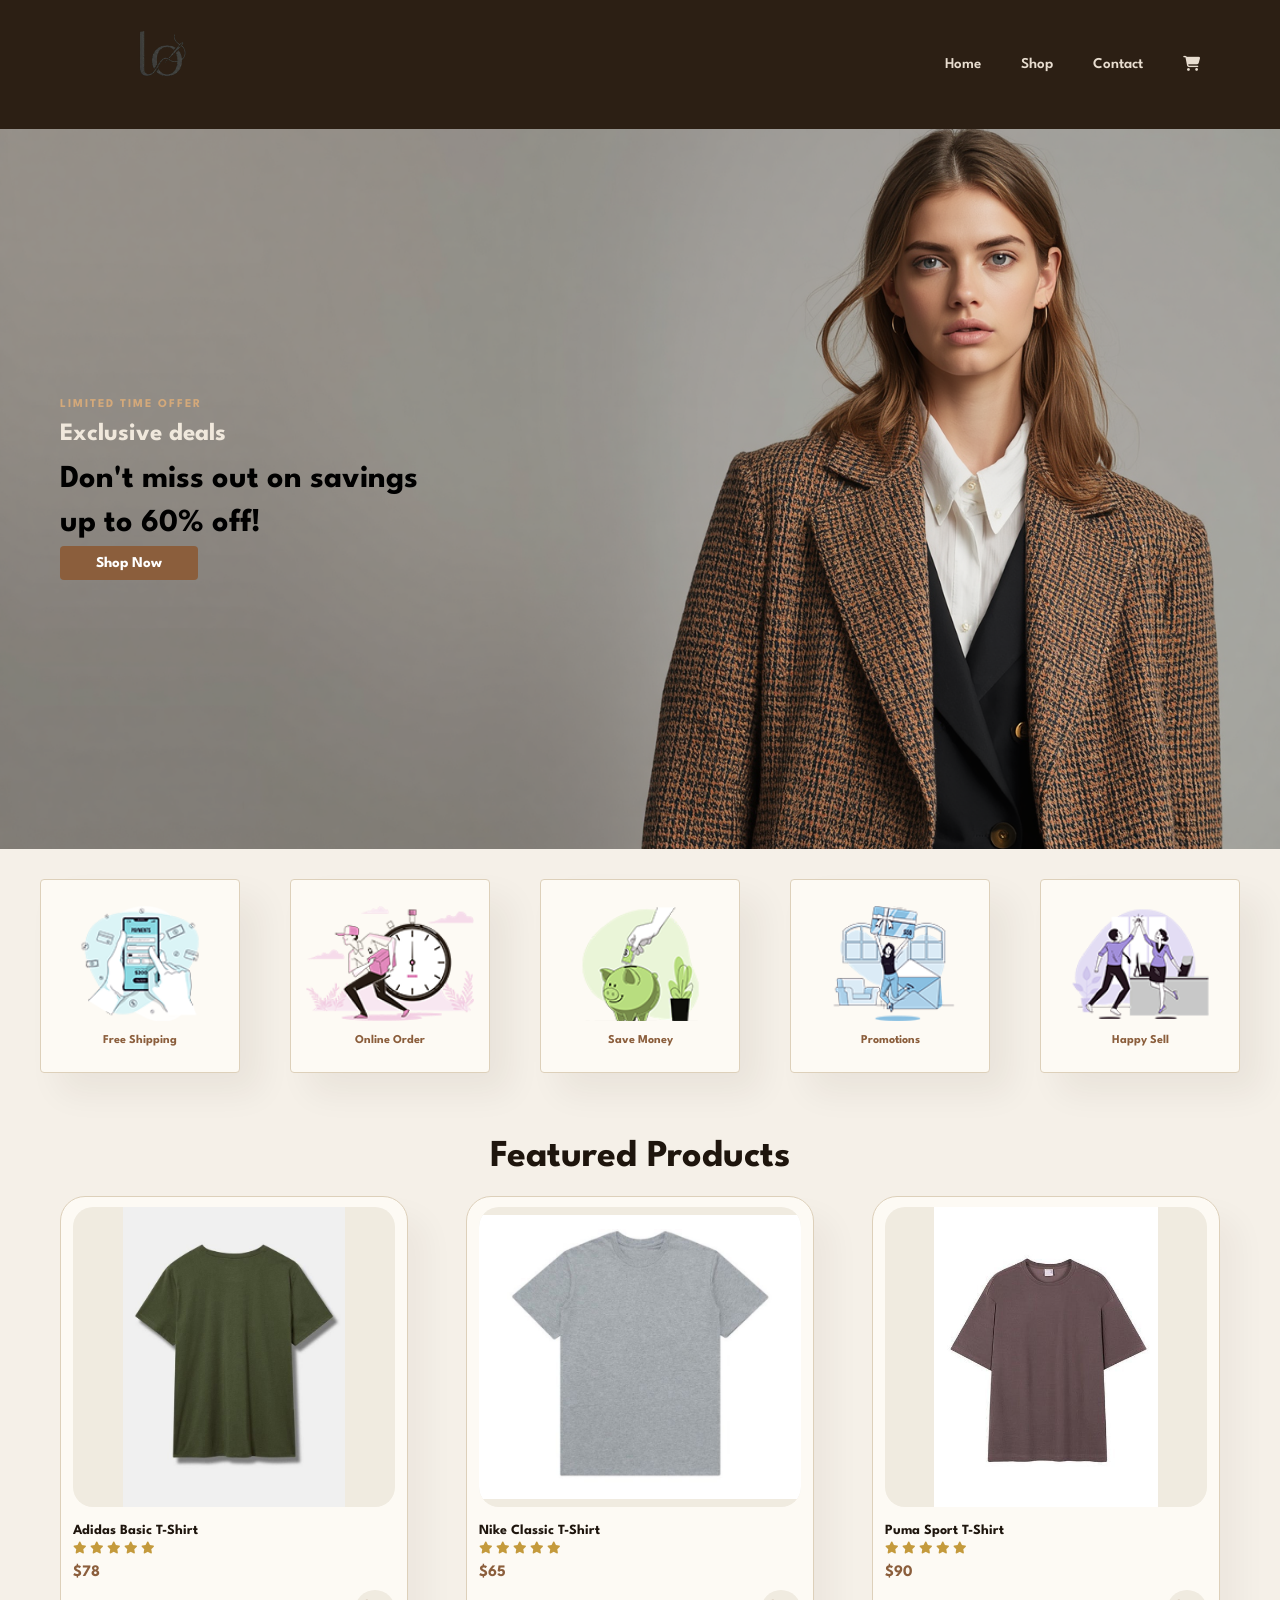
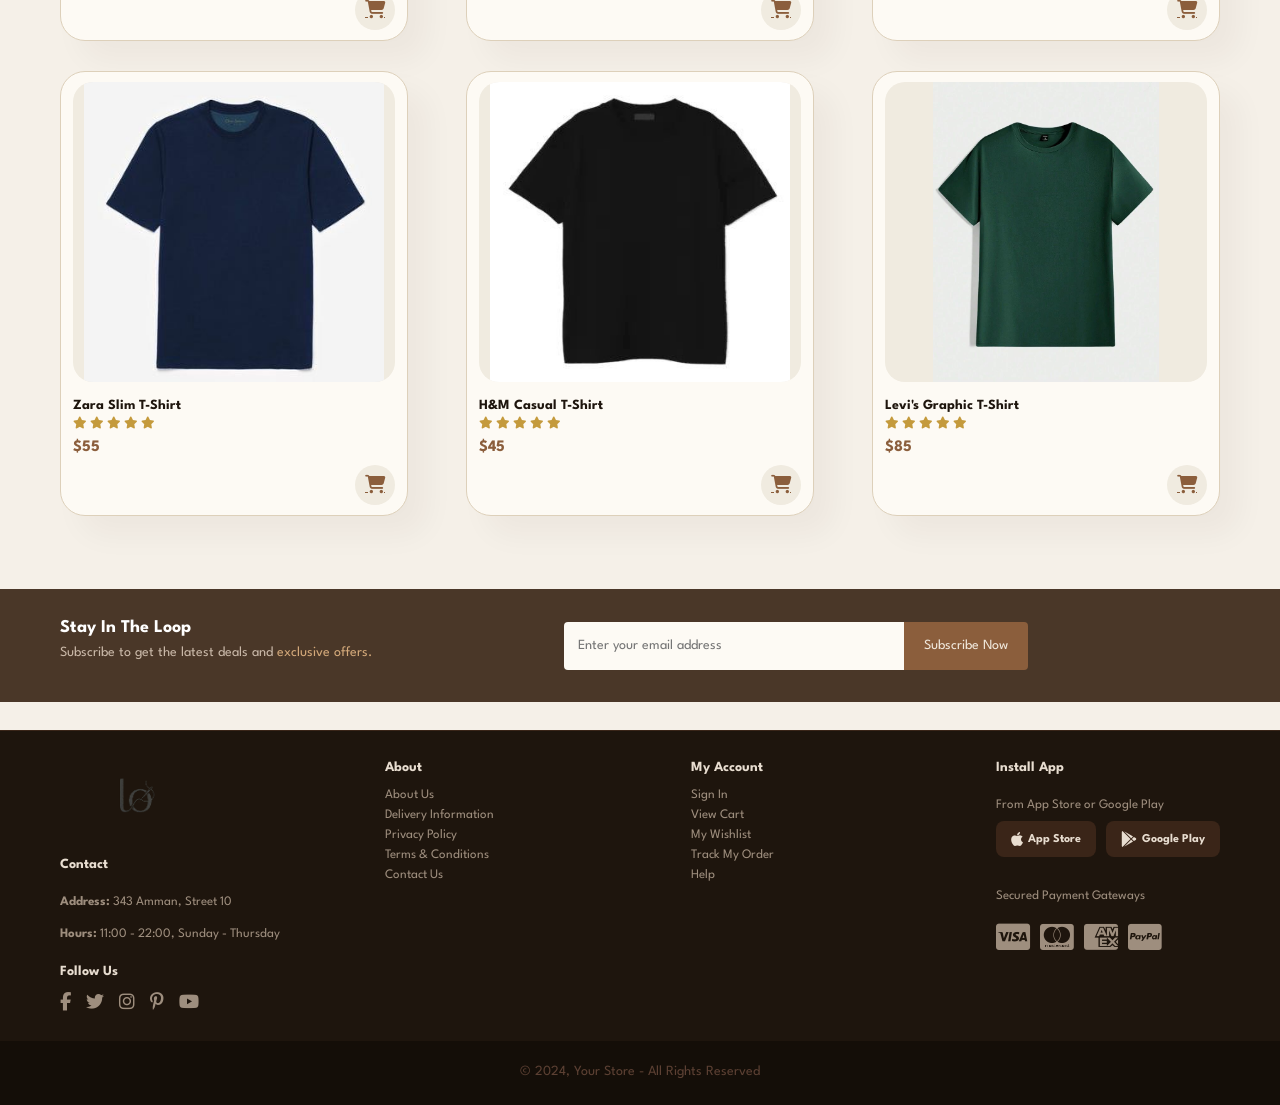
<file: index.html>
<!DOCTYPE html>
<html lang="en">

<head>
    <meta charset="UTF-8">
    <meta http-equiv="X-UA-Compatible" content="IE=edge">
    <meta name="viewport" content="width=device-width, initial-scale=1.0">
    <link rel="stylesheet" href="https://cdnjs.cloudflare.com/ajax/libs/font-awesome/6.5.1/css/all.min.css">
    <link rel="stylesheet" href="style.css">
    <script src="script.js" defer></script>
</head>

<body>

    <section id="hero">
        <h4>Limited Time Offer</h4>
        <h2>Exclusive deals</h2>
        <h1>Don't miss out on savings up to 60% off!</h1>
        <button>Shop Now</button>
    </section>

    <section id="feature">
        <div class="fe-box">
            <img src="img/f1.png" alt="">
            <h6>Free Shipping</h6>
        </div>
        <div class="fe-box">
            <img src="img/f2.png" alt="">
            <h6>Online Order</h6>
        </div>
        <div class="fe-box">
            <img src="img/f3.png" alt="">
            <h6>Save Money</h6>
        </div>
        <div class="fe-box">
            <img src="img/f4.png" alt="">
            <h6>Promotions</h6>
        </div>
        <div class="fe-box">
            <img src="img/f5.png" alt="">
            <h6>Happy Sell</h6>
        </div>
    </section>

    <section id="product1" class="section-p1">
        <h2>Featured Products</h2>
        <div class="pro-container">
            <div class="pro">
                <img src="img/t1.jpeg" alt="">
                <div class="des">
                    <h5>Adidas Basic T-Shirt</h5>
                    <div class="star">
                        <i class="fas fa-star"></i>
                        <i class="fas fa-star"></i>
                        <i class="fas fa-star"></i>
                        <i class="fas fa-star"></i>
                        <i class="fas fa-star"></i>
                    </div>
                    <h4>$78</h4>
                </div>
                <a href="#"><i class="fas fa-shopping-cart"></i></a>
            </div>
            <div class="pro">
                <img src="img/t2.jpeg" alt="">
                <div class="des">
                    <h5>Nike Classic T-Shirt</h5>
                    <div class="star">
                        <i class="fas fa-star"></i>
                        <i class="fas fa-star"></i>
                        <i class="fas fa-star"></i>
                        <i class="fas fa-star"></i>
                        <i class="fas fa-star"></i>
                    </div>
                    <h4>$65</h4>
                </div>
                <a href="#"><i class="fas fa-shopping-cart"></i></a>
            </div>
            <div class="pro">
                <img src="img/t3.jpeg" alt="">
                <div class="des">
                    <h5>Puma Sport T-Shirt</h5>
                    <div class="star">
                        <i class="fas fa-star"></i>
                        <i class="fas fa-star"></i>
                        <i class="fas fa-star"></i>
                        <i class="fas fa-star"></i>
                        <i class="fas fa-star"></i>
                    </div>
                    <h4>$90</h4>
                </div>
                <a href="#"><i class="fas fa-shopping-cart"></i></a>
            </div>
            <div class="pro">
                <img src="img/t4.jpeg" alt="">
                <div class="des">
                    <h5>Zara Slim T-Shirt</h5>
                    <div class="star">
                        <i class="fas fa-star"></i>
                        <i class="fas fa-star"></i>
                        <i class="fas fa-star"></i>
                        <i class="fas fa-star"></i>
                        <i class="fas fa-star"></i>
                    </div>
                    <h4>$55</h4>
                </div>
                <a href="#"><i class="fas fa-shopping-cart"></i></a>
            </div>
            <div class="pro">
                <img src="img/t5.jpeg" alt="">
                <div class="des">
                    <h5>H&M Casual T-Shirt</h5>
                    <div class="star">
                        <i class="fas fa-star"></i>
                        <i class="fas fa-star"></i>
                        <i class="fas fa-star"></i>
                        <i class="fas fa-star"></i>
                        <i class="fas fa-star"></i>
                    </div>
                    <h4>$45</h4>
                </div>
                <a href="#"><i class="fas fa-shopping-cart"></i></a>
            </div>
            <div class="pro">
                <img src="img/t6.jpeg" alt="">
                <div class="des">
                    <h5>Levi's Graphic T-Shirt</h5>
                    <div class="star">
                        <i class="fas fa-star"></i>
                        <i class="fas fa-star"></i>
                        <i class="fas fa-star"></i>
                        <i class="fas fa-star"></i>
                        <i class="fas fa-star"></i>
                    </div>
                    <h4>$85</h4>
                </div>
                <a href="#"><i class="fas fa-shopping-cart"></i></a>
            </div>
        </div>
    </section>

    <section id="newsletter" class="section-p1 section-m1">
        <div class="newstext">
            <h4>Stay In The Loop</h4>
            <p>Subscribe to get the latest deals and <span>exclusive offers.</span></p>
        </div>
        <div class="form">
            <input type="email" id="emailInput" placeholder="Enter your email address">
            <button class="normal" id="subscribeBtn">Subscribe Now</button>
        </div>
        <p id="email-msg"></p>
    </section>

</body>

</html>
</file>
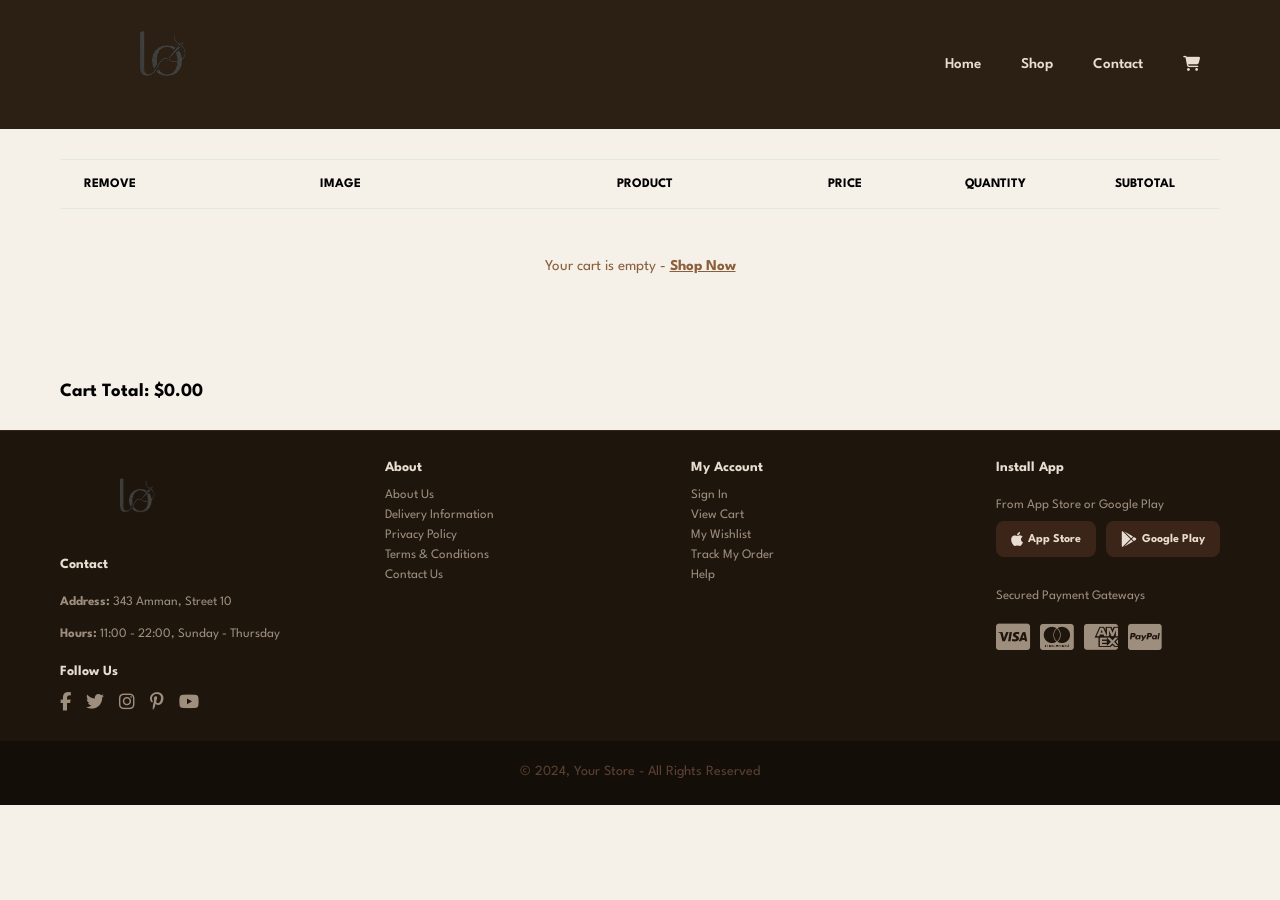
<file: cart.html>
<!DOCTYPE html>
<html lang="en">

<head>
    <meta charset="UTF-8">
    <meta http-equiv="X-UA-Compatible" content="IE=edge">
    <meta name="viewport" content="width=device-width, initial-scale=1.0">
    <link rel="stylesheet" href="https://cdnjs.cloudflare.com/ajax/libs/font-awesome/6.5.1/css/all.min.css">
    <link rel="stylesheet" href="style.css">
    <script src="script.js" defer></script>
</head>

<body>

    <section id="cart" class="section-p1">
        <table width="100%">
            <thead>
                <tr>
                    <td>Remove</td>
                    <td>Image</td>
                    <td>Product</td>
                    <td>Price</td>
                    <td>Quantity</td>
                    <td>Subtotal</td>
                </tr>
            </thead>
            <tbody>
            </tbody>
        </table>
    </section>

    <section id="cart-summary" class="section-p1">
        <h3>Cart Total: <span id="cart-total">$0.00</span></h3>
    </section>

</body>

</html>
</file>
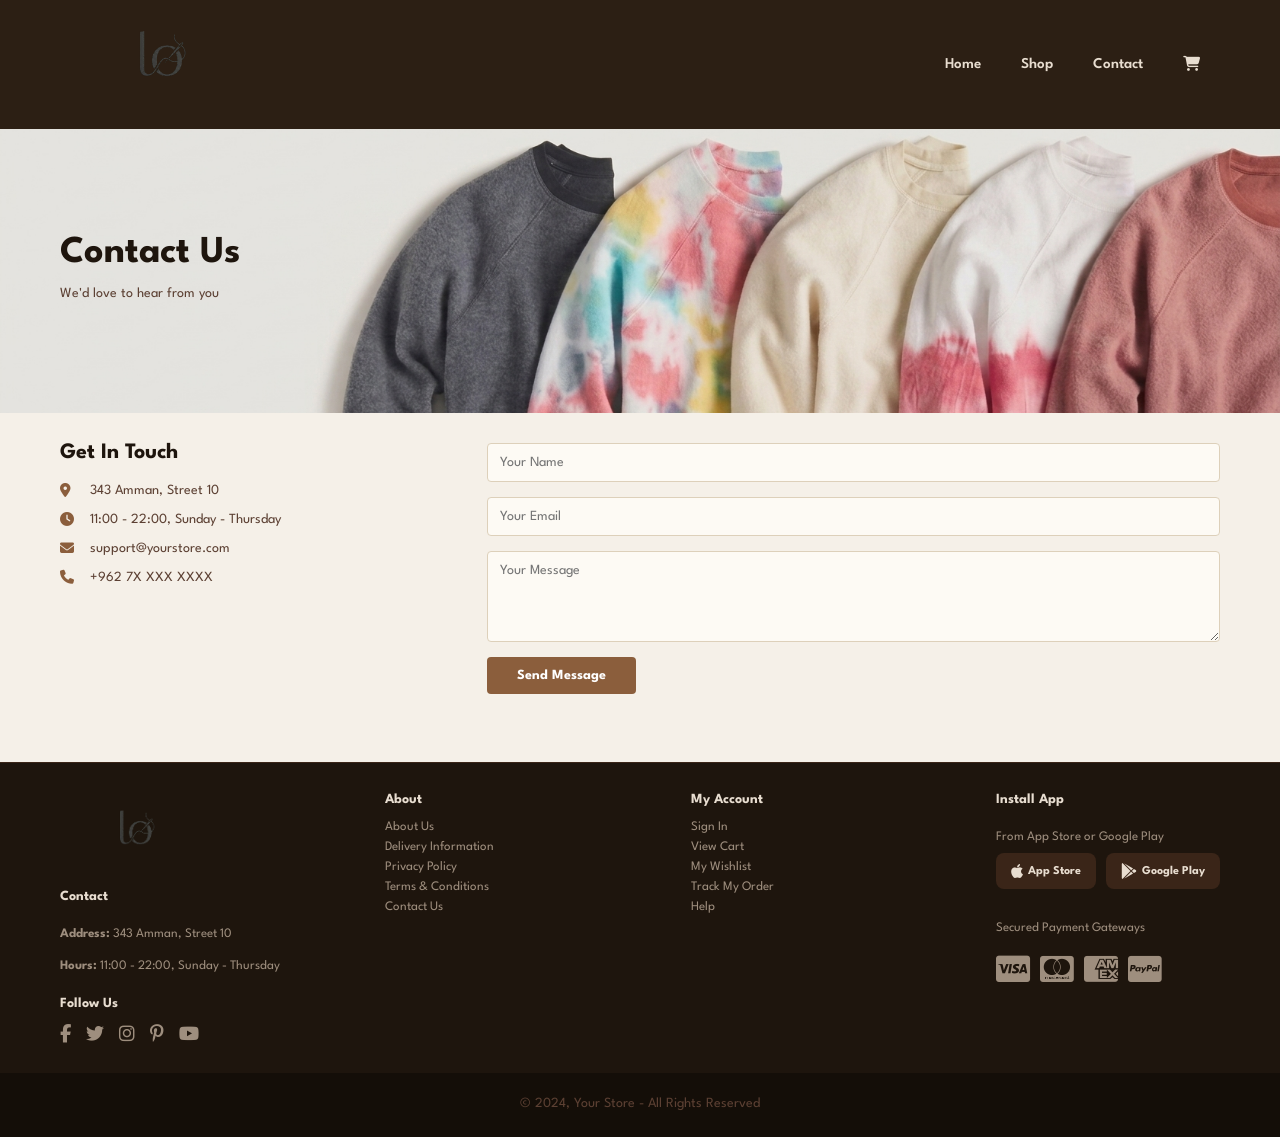
<file: contact.html>
<!DOCTYPE html>
<html lang="en">

<head>
    <meta charset="UTF-8">
    <meta http-equiv="X-UA-Compatible" content="IE=edge">
    <meta name="viewport" content="width=device-width, initial-scale=1.0">
    <link rel="stylesheet" href="https://cdnjs.cloudflare.com/ajax/libs/font-awesome/6.5.1/css/all.min.css">
    <link rel="stylesheet" href="style.css">
    <script src="script.js" defer></script>
</head>

<body>

    <section id="page-header">
        <h2>Contact Us</h2>
        <p>We'd love to hear from you</p>
    </section>

    <section id="contact" class="section-p1">
        <div class="contact-container">
            <div class="contact-info">
                <h3>Get In Touch</h3>
                <p><i class="fas fa-map-marker-alt"></i> 343 Amman, Street 10</p>
                <p><i class="fas fa-clock"></i> 11:00 - 22:00, Sunday - Thursday</p>
                <p><i class="fas fa-envelope"></i> support@yourstore.com</p>
                <p><i class="fas fa-phone"></i> +962 7X XXX XXXX</p>
            </div>
            <div class="contact-form">
                <input type="text" placeholder="Your Name">
                <input type="email" placeholder="Your Email">
                <textarea placeholder="Your Message" rows="5"></textarea>
                <button class="normal" id="sendBtn">Send Message</button>
                <p id="contact-msg"></p>
            </div>
        </div>
    </section>

</body>

</html>
</file>
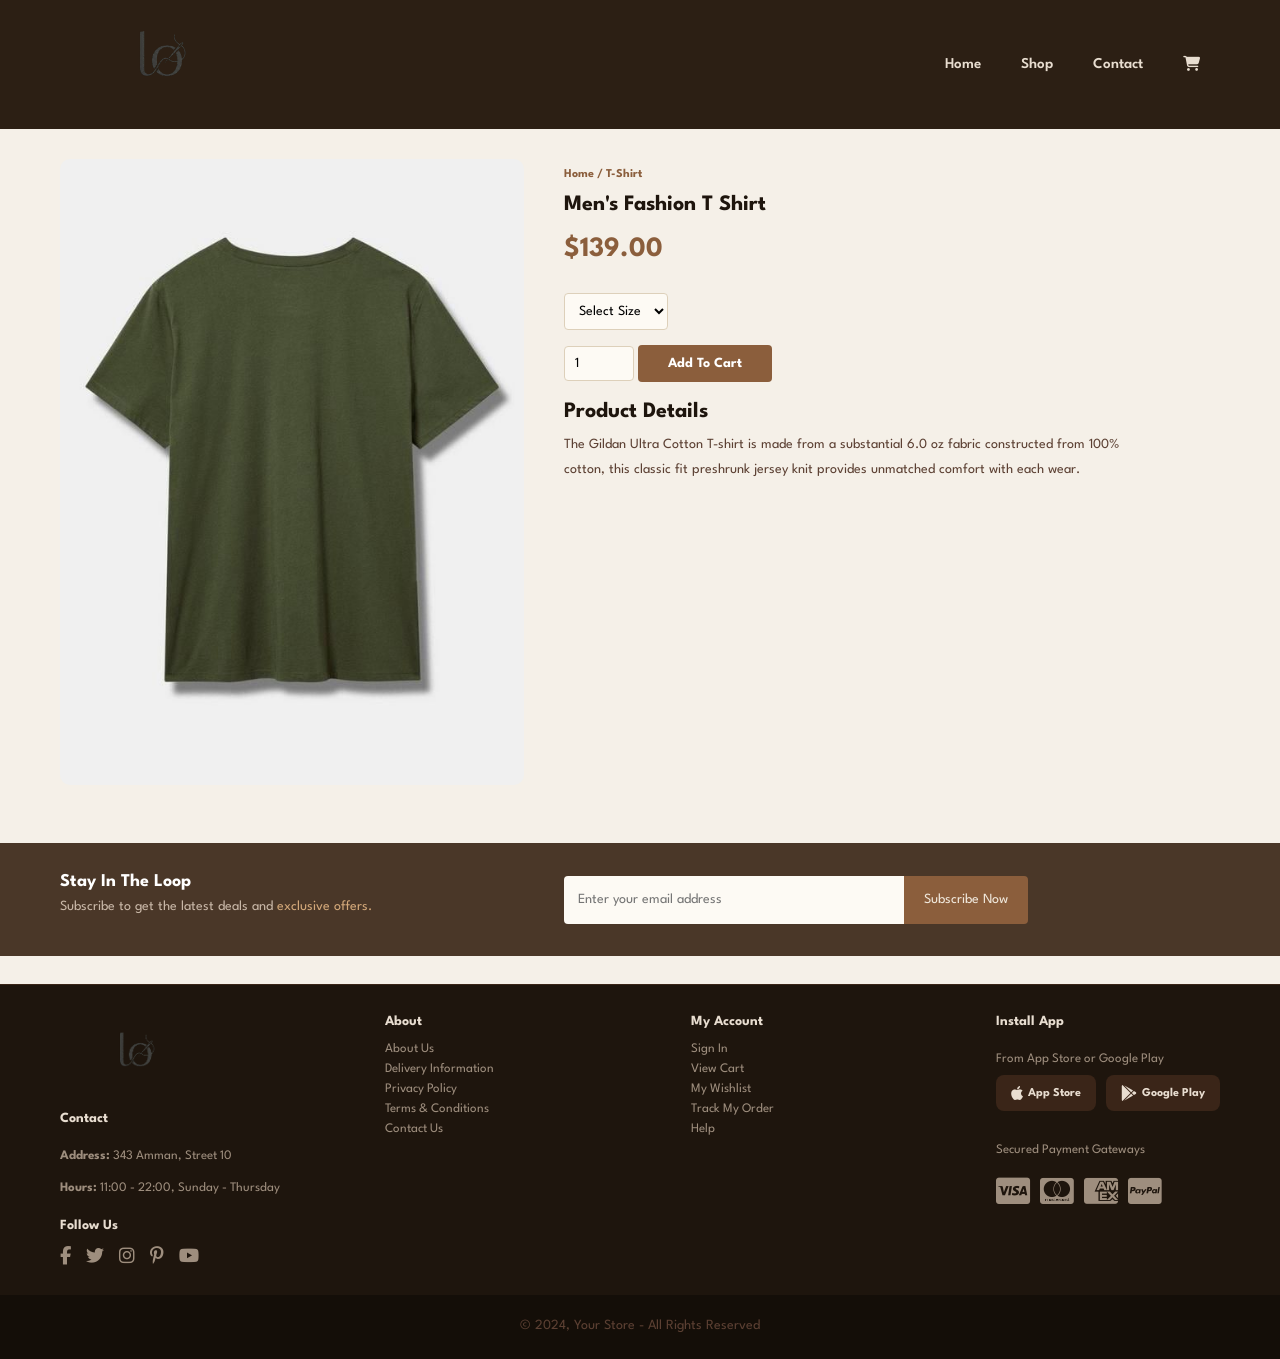
<file: product.html>
<!DOCTYPE html>
<html lang="en">

<head>
    <meta charset="UTF-8">
    <meta http-equiv="X-UA-Compatible" content="IE=edge">
    <meta name="viewport" content="width=device-width, initial-scale=1.0">
    <link rel="stylesheet" href="https://cdnjs.cloudflare.com/ajax/libs/font-awesome/6.5.1/css/all.min.css">
    <link rel="stylesheet" href="style.css">
    <script src="script.js" defer></script>
</head>

<body>

    <section id="prodetails" class="section-p1">
        <div class="single-pro-image">
            <img src="img/t1.jpeg" width="100%" id="MainImg" alt="">
        </div>
        <div class="single-pro-details">
            <h6>Home / T-Shirt</h6>
            <h4>Men's Fashion T Shirt</h4>
            <h2>$139.00</h2>
            <select>
                <option>Select Size</option>
                <option>XS</option>
                <option>S</option>
                <option>M</option>
                <option>L</option>
                <option>XL</option>
            </select>
            <input type="number" value="1" min="1">
            <button class="normal">Add To Cart</button>
            <h4>Product Details</h4>
            <p>The Gildan Ultra Cotton T-shirt is made from a substantial 6.0 oz fabric constructed from 100% cotton, this classic fit preshrunk jersey knit provides unmatched comfort with each wear.</p>
        </div>
    </section>

    <section id="newsletter" class="section-p1 section-m1">
        <div class="newstext">
            <h4>Stay In The Loop</h4>
            <p>Subscribe to get the latest deals and <span>exclusive offers.</span></p>
        </div>
        <div class="form">
            <input type="email" id="emailInput" placeholder="Enter your email address">
            <button class="normal" id="subscribeBtn">Subscribe Now</button>
        </div>
        <p id="email-msg"></p>
    </section>

</body>

</html>
</file>
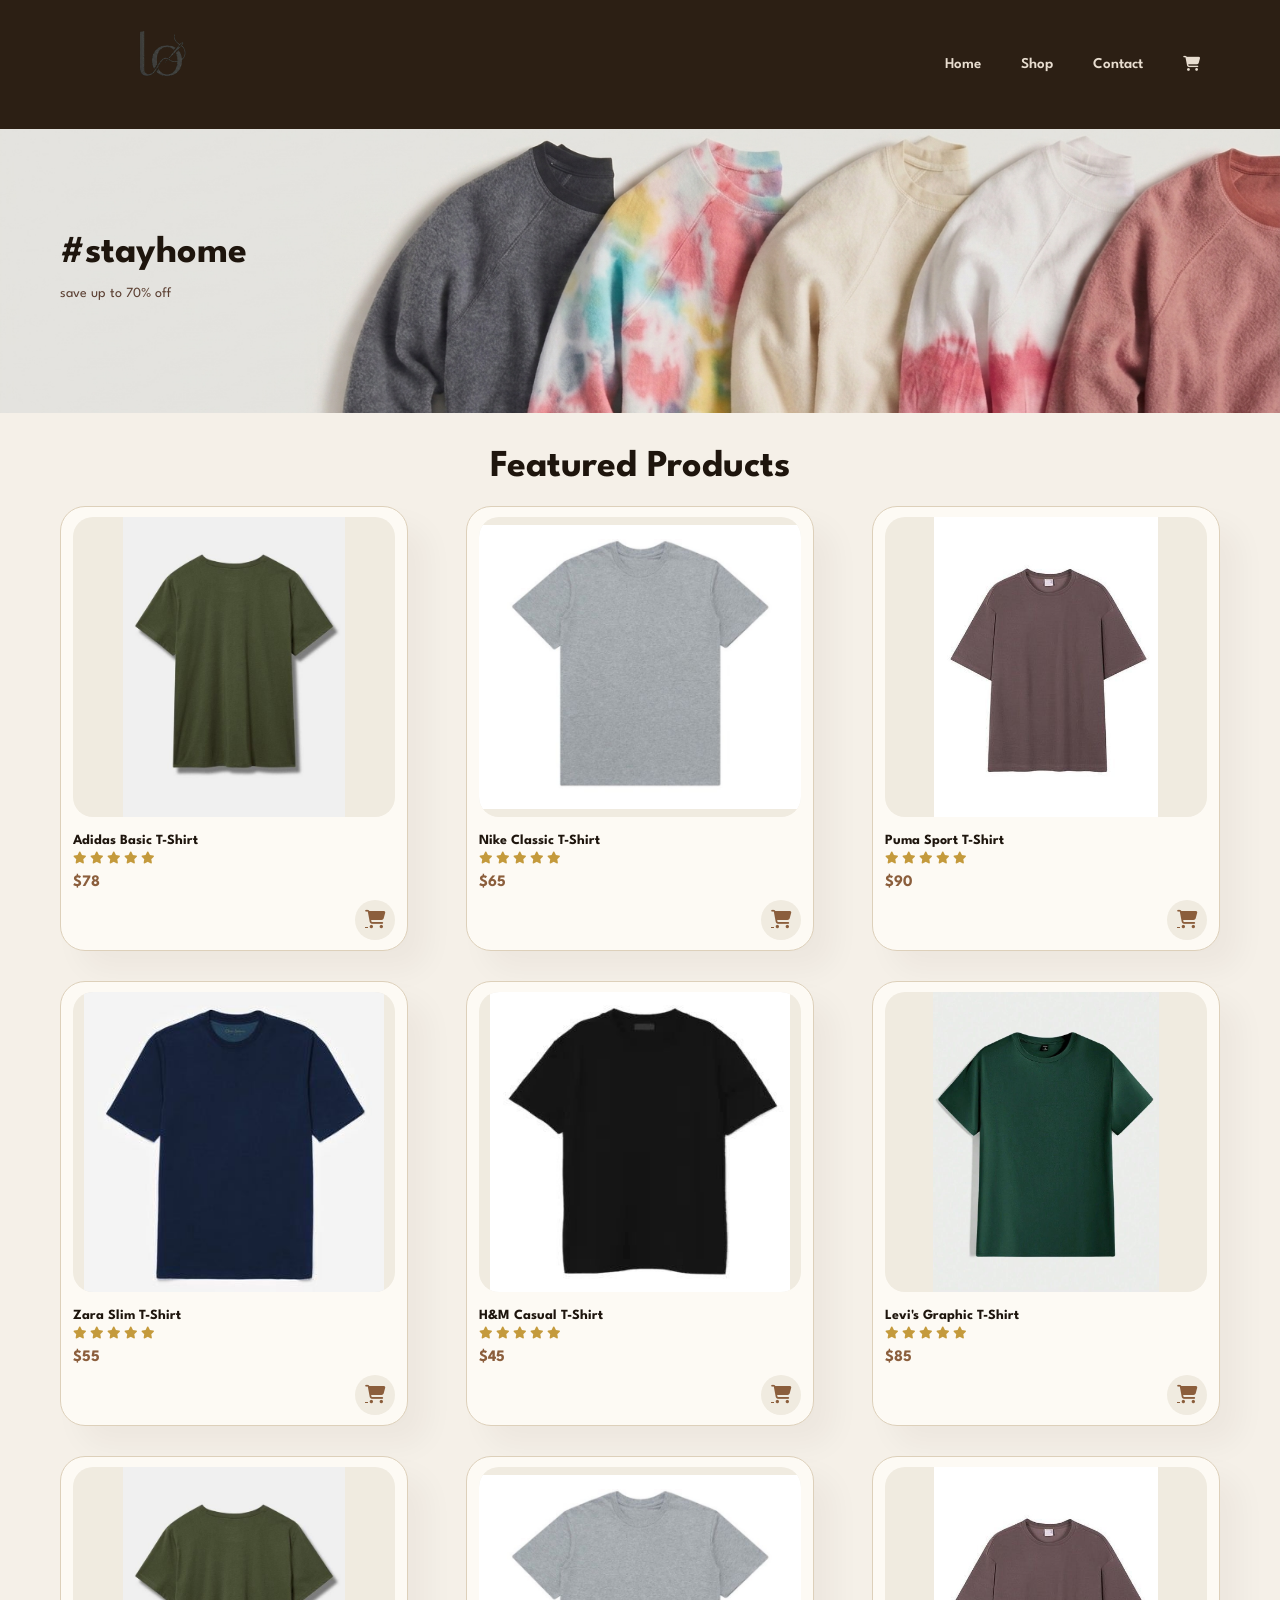
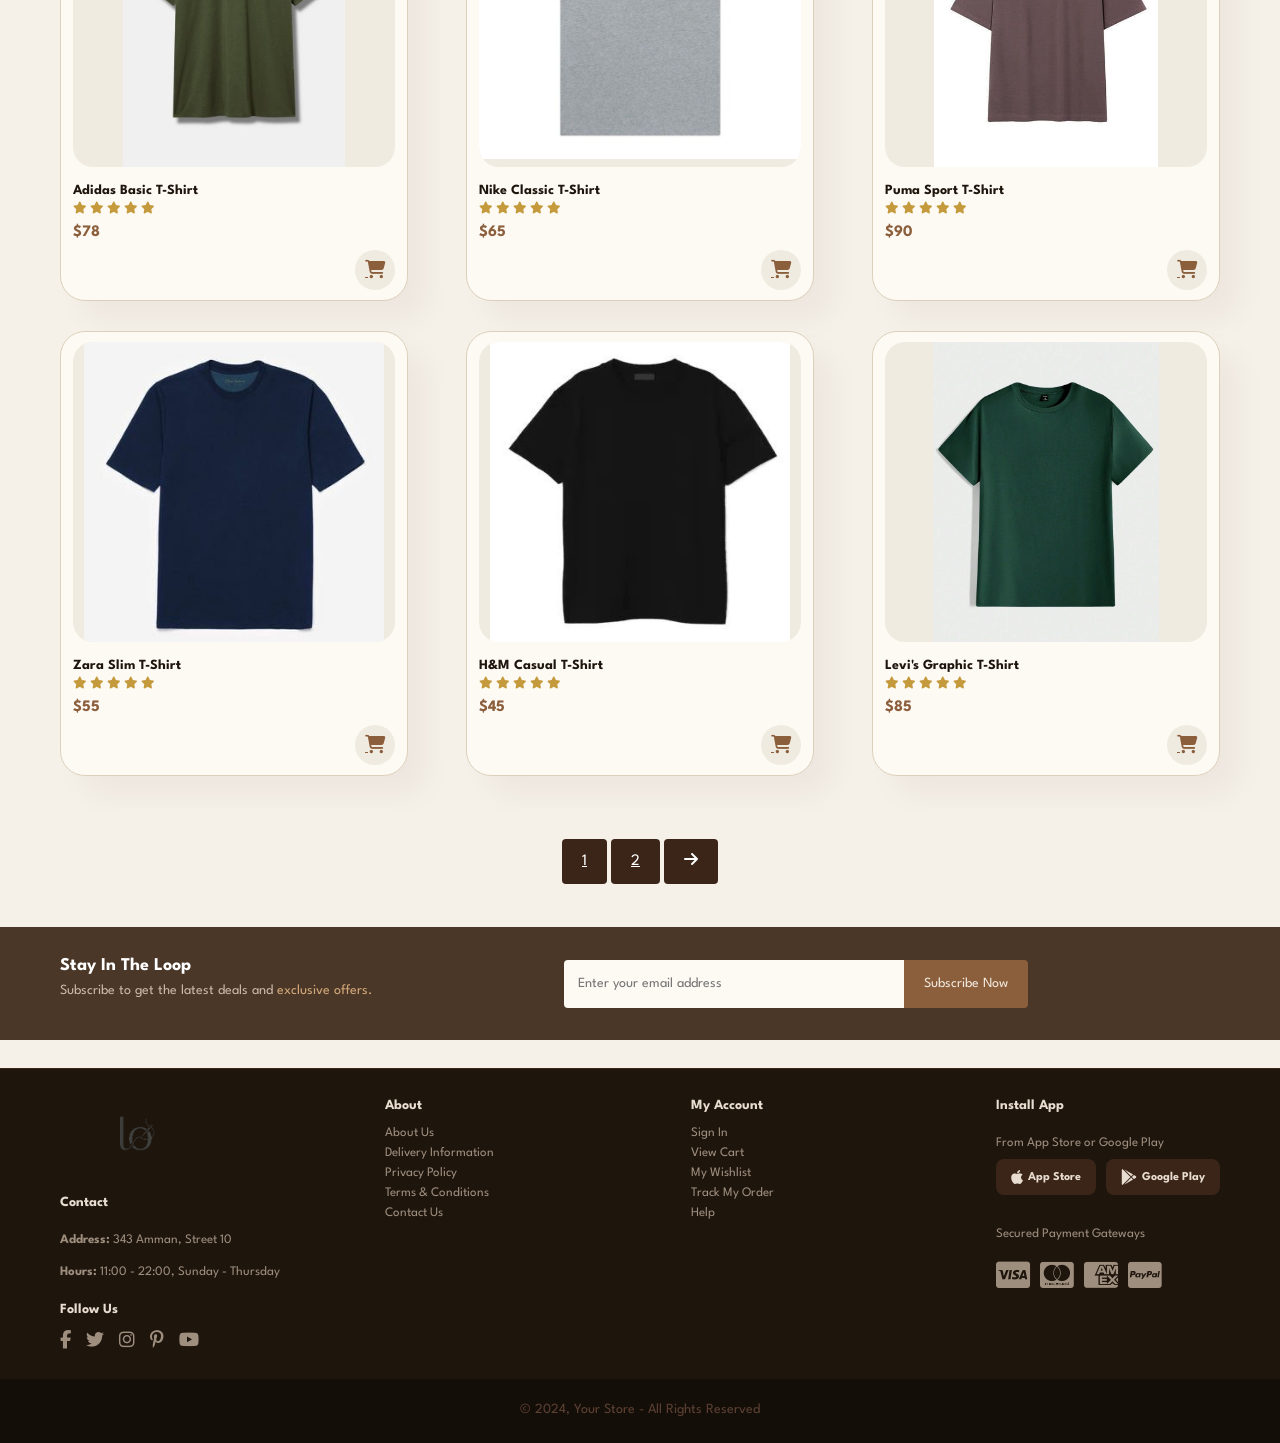
<file: shop.html>
<!DOCTYPE html>
<html lang="en">

<head>
    <meta charset="UTF-8">
    <meta http-equiv="X-UA-Compatible" content="IE=edge">
    <meta name="viewport" content="width=device-width, initial-scale=1.0">
    <link rel="stylesheet" href="https://cdnjs.cloudflare.com/ajax/libs/font-awesome/6.5.1/css/all.min.css">
    <link rel="stylesheet" href="style.css">
    <script src="script.js" defer></script>
</head>

<body>

    <section id="page-header">
        <h2>#stayhome</h2>
        <p>save up to 70% off</p>
    </section>

    <section id="product1" class="section-p1">
        <h2>Featured Products</h2>
        <div class="pro-container">
            <div class="pro">
                <img src="img/t1.jpeg" alt="">
                <div class="des">
                    <h5>Adidas Basic T-Shirt</h5>
                    <div class="star">
                        <i class="fas fa-star"></i>
                        <i class="fas fa-star"></i>
                        <i class="fas fa-star"></i>
                        <i class="fas fa-star"></i>
                        <i class="fas fa-star"></i>
                    </div>
                    <h4>$78</h4>
                </div>
                <a href="#"><i class="fas fa-shopping-cart"></i></a>
            </div>
            <div class="pro">
                <img src="img/t2.jpeg" alt="">
                <div class="des">
                    <h5>Nike Classic T-Shirt</h5>
                    <div class="star">
                        <i class="fas fa-star"></i>
                        <i class="fas fa-star"></i>
                        <i class="fas fa-star"></i>
                        <i class="fas fa-star"></i>
                        <i class="fas fa-star"></i>
                    </div>
                    <h4>$65</h4>
                </div>
                <a href="#"><i class="fas fa-shopping-cart"></i></a>
            </div>
            <div class="pro">
                <img src="img/t3.jpeg" alt="">
                <div class="des">
                    <h5>Puma Sport T-Shirt</h5>
                    <div class="star">
                        <i class="fas fa-star"></i>
                        <i class="fas fa-star"></i>
                        <i class="fas fa-star"></i>
                        <i class="fas fa-star"></i>
                        <i class="fas fa-star"></i>
                    </div>
                    <h4>$90</h4>
                </div>
                <a href="#"><i class="fas fa-shopping-cart"></i></a>
            </div>
            <div class="pro">
                <img src="img/t4.jpeg" alt="">
                <div class="des">
                    <h5>Zara Slim T-Shirt</h5>
                    <div class="star">
                        <i class="fas fa-star"></i>
                        <i class="fas fa-star"></i>
                        <i class="fas fa-star"></i>
                        <i class="fas fa-star"></i>
                        <i class="fas fa-star"></i>
                    </div>
                    <h4>$55</h4>
                </div>
                <a href="#"><i class="fas fa-shopping-cart"></i></a>
            </div>
            <div class="pro">
                <img src="img/t5.jpeg" alt="">
                <div class="des">
                    <h5>H&M Casual T-Shirt</h5>
                    <div class="star">
                        <i class="fas fa-star"></i>
                        <i class="fas fa-star"></i>
                        <i class="fas fa-star"></i>
                        <i class="fas fa-star"></i>
                        <i class="fas fa-star"></i>
                    </div>
                    <h4>$45</h4>
                </div>
                <a href="#"><i class="fas fa-shopping-cart"></i></a>
            </div>
            <div class="pro">
                <img src="img/t6.jpeg" alt="">
                <div class="des">
                    <h5>Levi's Graphic T-Shirt</h5>
                    <div class="star">
                        <i class="fas fa-star"></i>
                        <i class="fas fa-star"></i>
                        <i class="fas fa-star"></i>
                        <i class="fas fa-star"></i>
                        <i class="fas fa-star"></i>
                    </div>
                    <h4>$85</h4>
                </div>
                <a href="#"><i class="fas fa-shopping-cart"></i></a>
            </div>
            <div class="pro">
                <img src="img/t1.jpeg" alt="">
                <div class="des">
                    <h5>Adidas Basic T-Shirt</h5>
                    <div class="star">
                        <i class="fas fa-star"></i>
                        <i class="fas fa-star"></i>
                        <i class="fas fa-star"></i>
                        <i class="fas fa-star"></i>
                        <i class="fas fa-star"></i>
                    </div>
                    <h4>$78</h4>
                </div>
                <a href="#"><i class="fas fa-shopping-cart"></i></a>
            </div>
            <div class="pro">
                <img src="img/t2.jpeg" alt="">
                <div class="des">
                    <h5>Nike Classic T-Shirt</h5>
                    <div class="star">
                        <i class="fas fa-star"></i>
                        <i class="fas fa-star"></i>
                        <i class="fas fa-star"></i>
                        <i class="fas fa-star"></i>
                        <i class="fas fa-star"></i>
                    </div>
                    <h4>$65</h4>
                </div>
                <a href="#"><i class="fas fa-shopping-cart"></i></a>
            </div>
            <div class="pro">
                <img src="img/t3.jpeg" alt="">
                <div class="des">
                    <h5>Puma Sport T-Shirt</h5>
                    <div class="star">
                        <i class="fas fa-star"></i>
                        <i class="fas fa-star"></i>
                        <i class="fas fa-star"></i>
                        <i class="fas fa-star"></i>
                        <i class="fas fa-star"></i>
                    </div>
                    <h4>$90</h4>
                </div>
                <a href="#"><i class="fas fa-shopping-cart"></i></a>
            </div>
            <div class="pro">
                <img src="img/t4.jpeg" alt="">
                <div class="des">
                    <h5>Zara Slim T-Shirt</h5>
                    <div class="star">
                        <i class="fas fa-star"></i>
                        <i class="fas fa-star"></i>
                        <i class="fas fa-star"></i>
                        <i class="fas fa-star"></i>
                        <i class="fas fa-star"></i>
                    </div>
                    <h4>$55</h4>
                </div>
                <a href="#"><i class="fas fa-shopping-cart"></i></a>
            </div>
            <div class="pro">
                <img src="img/t5.jpeg" alt="">
                <div class="des">
                    <h5>H&M Casual T-Shirt</h5>
                    <div class="star">
                        <i class="fas fa-star"></i>
                        <i class="fas fa-star"></i>
                        <i class="fas fa-star"></i>
                        <i class="fas fa-star"></i>
                        <i class="fas fa-star"></i>
                    </div>
                    <h4>$45</h4>
                </div>
                <a href="#"><i class="fas fa-shopping-cart"></i></a>
            </div>
            <div class="pro">
                <img src="img/t6.jpeg" alt="">
                <div class="des">
                    <h5>Levi's Graphic T-Shirt</h5>
                    <div class="star">
                        <i class="fas fa-star"></i>
                        <i class="fas fa-star"></i>
                        <i class="fas fa-star"></i>
                        <i class="fas fa-star"></i>
                        <i class="fas fa-star"></i>
                    </div>
                    <h4>$85</h4>
                </div>
                <a href="#"><i class="fas fa-shopping-cart"></i></a>
            </div>
        </div>
    </section>

    <section id="pagination" class="section-p1">
        <a href="#">1</a>
        <a href="#">2</a>
        <a href="#"><i class="fas fa-arrow-right"></i></a>
    </section>

    <section id="newsletter" class="section-p1 section-m1">
        <div class="newstext">
            <h4>Stay In The Loop</h4>
            <p>Subscribe to get the latest deals and <span>exclusive offers.</span></p>
        </div>
        <div class="form">
            <input type="email" id="emailInput" placeholder="Enter your email address">
            <button class="normal" id="subscribeBtn">Subscribe Now</button>
        </div>
        <p id="email-msg"></p>
    </section>

</body>

</html>
</file>
<file: style.css>
@import url('https://fonts.googleapis.com/css2?family=Spartan:wght@100;200;300;400;500;600;700;800;900&display=swap');

* {
    margin: 0;
    padding: 0;
    box-sizing: border-box;
    font-family: 'Spartan', sans-serif;
}

h1 {
    font-size: 40px;
    line-height: 50px;
    color: #1e150d;
}

h2 {
    font-size: 38px;
    line-height: 48px;
    color: #1e150d;
}

h4 {
    font-size: 17px;
    color: #1e150d;
}

h6 {
    font-size: 12px;
    color: #1e150d;

}

p {
    font-size: 14px;
    color:#5c4033;
    margin: 10px 0 13px 0;
}

.section-p1 {
    padding: 30px 60px;
}

.section-m1 {
    margin: 28px 0;
}

body {
    width: 100%;
    background-color: #f5f0e8;

}
.logo {
    width: 200px; 
}


#header {
    display: flex;
    align-items: center;
    justify-content: space-between;
    padding: 8px 60px;
    background:#2c1f14;
   width: 100%;
   z-index:900;
   position: sticky;
   top:0;
   left:0;
}

#navbar {
    display: flex;
    align-items: center;
    justify-content: center;
}
#navbar li {
    list-style: none;
    padding: 0 20px;
}

#navbar li a {
    text-decoration: none;
    font-size: 15px;
    font-weight: 600;
    color:  #e8ddd0;
}

#navbar li a:hover{

    color: #d4a97a;
}


#mobile{
  display:none;
  align-items:center;
}
#hero {
    background-image: url("img/hero.jpg");
    height: 80vh;
    width: 100%;
    background-size: cover;
    background-position: top 25% right 0;
    padding: 0 60px;
    display: flex;
    flex-direction: column;
    align-items: flex-start;
    justify-content: center;
}

#hero h4 {
    font-size: 12px;
    color: #d4a97a;
    letter-spacing: 2px;
    text-transform: uppercase;
}

#hero h2 {
    font-size: 25px;
    color: #f0e8dc;
}

#hero h1 {
    font-size: 32px;
    line-height: 44px;
    color: #000000;
    max-width: 400px; 
}

#hero button {
    background-color: #8b5e3c;
    color: #fff;
    border: none;
    padding: 10px 36px;
    cursor: pointer;
    font-weight: 700;
    font-size: 15px;
    border-radius: 4px;
}

#hero button:hover {
    background-color:#6b4428;
}

#feature{
  display: flex;
  align-items: center;
  justify-content: space-between;
  flex-wrap: wrap;
  margin:15px;
}

#feature .fe-box {
    width: 180px;
    text-align: center;
    padding: 25px 15px;
    box-shadow: 20px 20px 34px rgba(44, 31, 20, 0.06);
    border: 1px solid #ddd0ba;
    border-radius: 4px;
    margin: 15px auto; 
    flex: 1 1 150px; 
    max-width: 200px;
    background: #fdfaf4;
   
}

#feature .fe-box:hover {
    box-shadow: 10px 10px 54px rgba(44, 31, 20, 0.08);

}

#feature .fe-box h6 {
    display: inline-block;
    color: #8b5e3c;   
}

#feature .fe-box img{
    width:100%;
    margin-bottom:7px;
}

#feature .fe-box:nth-child(6) h6 {
    background-color: #fff2e5;
}
#product1 {
    text-align: center;
}

#product1 .pro-container {
    display: flex;
    justify-content: space-between;
    flex-wrap: wrap;
}

#product1 .pro {
    width: 30%;
    min-width: 250px;
    padding: 10px 12px;
    border: 1px solid #ddd0ba;
    border-radius: 25px;
    cursor: pointer;
    box-shadow: 20px 20px 30px rgba(44, 31, 20, 0.04);
    margin: 15px 0;
    transition: 0.2s ease;
    display: flex;       
    flex-direction: column; 
    background: #fdfaf4;
}

#product1 .pro:hover {
    box-shadow: 20px 20px 30px rgba(44, 31, 20, 0.10);

}

#product1 .pro img {
    width: 100%;
    height: 300px;
    object-fit: contain; 
    border-radius: 20px;
    background: #f0ebe0;
}

#product1 .pro .des {
     text-align: left;
    padding: 10px 0;
    display: flex;
    flex-direction: column; 
}

#product1 .pro .des span {
    color: #8c7b6e;
    font-size: 12px;
}

#product1 .pro .des h5 {
    padding-top: 7px;
    color: #1e150d;
    font-size: 14px;
}

#product1 .pro .des h4 {
    color: #8b5e3c;
    font-size: 16px;
    padding-top: 5px;
    display: flex;
    justify-content: space-between; 
    align-items: center;
}

#product1 .pro .des .star {
    color: #c49a3c;
    font-size: 12px;
    padding: 5px 0;
}

#product1 .pro .des i {
    font-size: 12px;
    color: #c49a3c;
}

#product1 .pro a {
    width: 40px;
    height: 40px;
    background: #f0ebe0;
    border-radius: 50%;
    color: #8b5e3c;
    font-size: 18px;
    display: flex;
    justify-content: center;
    align-items: center;
    margin-left: auto;
}

#product1 .pro a:hover {
    background: #088178;
    color:#ffffff;
}


#newsletter {
    display: flex;
    justify-content: space-between;
    flex-wrap: wrap;
    align-items: center;
    background-color: #4a3728;
    padding: 30px 60px;
}

#newsletter h4{
    font-size:18px;
    font-weight: 700;
    color:#ffffff;
}

#newsletter p{
    color: #c9b8a8;
}

#newsletter p span{

    color: #d4a97a;
}

#newsletter .form{
  display: flex;
  width:40%;

}
#newsletter input {
    height: 3rem;
    padding: 0 1em;
    font-size: 14px;
    width: 100%;
    border-radius: 4px 0 0 4px;
    outline: none;
    border-top-right-radius: 0;
    border-bottom-right-radius:0 ;
    border: none;
    background: #fdfaf4;
}

#newsletter button {
    background-color: #8b5e3c;
    color: #f0e8dc;
    border: none;
    padding: 14px 20px;
    cursor: pointer;
    font-size: 14px;
    border-radius: 0 4px 4px 0;
    white-space: nowrap;
    border-top-left-radius: 0;
    border-bottom-left-radius:0 ;   
    
}
#newsletter button:hover {
    background-color: #6b4428;
}

footer {
    display: flex;
    justify-content: space-between;
    flex-wrap: wrap;
    background: #1e150d;
    border-top: 1px solid #3a2518;
}

footer .col {
    display: flex;
    flex-direction: column;
    min-width: 200px;
}

footer .col img {
    width: 150px;
    margin-bottom: 15px;
}

footer .col h4 {
    font-size: 14px;
    font-weight: 700;
    color: #e8ddd0;
    margin-bottom: 15px;
}

footer .col a {
    text-decoration: none;
    font-size: 13px;
    color: #9e8e7e;
    margin-bottom: 8px;
}

footer .col a:hover {
    color: #d4a97a;
}

footer .col p {
    font-size: 13px;
    color: #9e8e7e;
    margin-bottom: 10px;
}

footer .follow h4 {
    margin-top: 15px;
}

footer .icon {
    display: flex;
    gap: 15px;
    margin-top: 10px;
}

footer .icon i {
    font-size: 18px;
    color: #9e8e7e;
    cursor: pointer;
}

footer .icon i:hover {
    color: #d4a97a;
}

footer .install .row {
    display: flex;
    gap: 10px;
    margin-bottom: 15px;
}

footer .install .row a {
    background: #3a2518;
    color: #e8ddd0;
    padding: 10px 15px;
    border-radius: 8px;
    font-size: 12px;
    font-weight: 700;
    text-decoration: none;
    display: flex;
    align-items: center;
    gap: 5px;
}

footer .install .row a:hover {
    background: #8b5e3c;
}

footer .install .row a i {
    font-size: 16px;
}

.pay-icons {
    display: flex;
    gap: 10px;
    margin-top: 10px;
}

.pay-icons i {
    font-size: 30px;
    color: #9e8e7e;
}

.pay-icons i:hover {
    color: #d4a97a;
}

#copyright {
    text-align: center;
    padding: 14px;
    background: #140e08;
    font-size: 13px;
    color: #6e5e4e;
}

/*shop pagr*/
#page-header {
    background-image: url(img/stayhome.png);
    width: 100%;
    background-size: cover;
    background-position: center;
    padding: 100px 60px
}

#pagination{
    text-align:center;
}


#pagination a{
  background-color:#3a2518 ;
  padding:15px 20px;
  border-radius: 4px;
  color:#ffffff;
  font-weight: 500px;
}




#prodetails{
    display: flex;
    align-items: flex-start;
    gap: 40px;
}

#prodetails .single-pro-image{
    width: 40%;
}

#prodetails .single-pro-image #MainImg{
    width: 100%;
    border-radius: 10px;
    display: block;
    background: #f0ebe0;
}



.single-pro-details{
    width: 50%;
    padding-top: 10px;
}

.single-pro-details h6{
    font-size: 12px;
    color: #8b5e3c;
    margin-bottom: 15px;
}

.single-pro-details h4{
    font-size: 22px;
    color: #1e150d;
    margin-bottom: 10px;
}

.single-pro-details h2{
    font-size: 28px;
    color: #8b5e3c;
    margin-bottom: 20px;
}

.single-pro-details select{
    display: block;
    padding: 10px;
    margin-bottom: 15px;
    border: 1px solid #ddd0ba;
    border-radius: 4px;
    background: #fdfaf4;
    font-size: 14px;
}

.single-pro-details input{
    width: 70px;
    padding: 10px;
    margin-bottom: 15px;
    border: 1px solid #ddd0ba;
    border-radius: 4px;
    background: #fdfaf4;
    font-size: 14px;
}

.single-pro-details button{
    background: #8b5e3c;
    color: #ffffff;
    border: none;
    padding: 12px 30px;
    border-radius: 4px;
    font-size: 14px;
    font-weight: 700;
    cursor: pointer;
    margin-bottom: 20px;
}

.single-pro-details button:hover{
    background: #6b4428;
}

.single-pro-details p{
    line-height: 25px;
    color: #5c4033;
}

/*for js*/
#lg-bag a, #mobile a {
  position: relative;
}

.cart-badge {
  position: absolute;
  top: -10px;
  right: -10px;
  background: #8b5e3c;
  color: white;
  font-size: 9px;
  font-weight: 500;
  width: 18px;
  height: 18px;
  border-radius: 50%;
  display: flex;
  align-items: center;
  justify-content: center;
}



/*cart*/

#cart table {
  width: 100%;
  border-collapse: collapse;
  table-layout: fixed;
  white-space: nowrap;
}

#cart table img {
  width: 70px;
}

#cart table td {
  text-align: center;
}

#cart table td:nth-child(1) {
  width: 100px;
  text-align: center;
}

#cart table td:nth-child(3) {
  width: 250px;
  text-align: center;
}

#cart table td:nth-child(4),
#cart table td:nth-child(5),
#cart table td:nth-child(6) {
  width: 150px;
  text-align: center;
}

#cart table td:nth-child(5) input {
  width: 70px;
  padding: 10px 5px 10px 15px;
}

#cart table thead {
  border: 1px solid #e2e9e1;
  border-left: none;
  border-right: none;
}

#cart table thead td {
  font-weight: 700;
  text-transform: uppercase;
  font-size: 13px;
  padding: 18px 0;
}

#cart table tbody tr td {
  padding-top: 15px;
}

#cart table tbody td {
  font-size: 13px;
}

/* Start Media Query */


/* Query */

@media (max-width: 799px) {
  .section-p1 {
    padding: 40px 40px;
  }
}


#contact .contact-container {
    display: flex;
    gap: 60px;
    flex-wrap: wrap;
}

#contact .contact-info {
    flex: 1;
    min-width: 250px;
}

#contact .contact-info h3 {
    font-size: 22px;
    color: #1e150d;
    margin-bottom: 20px;
}

#contact .contact-info p {
    display: flex;
    align-items: center;
    gap: 10px;
    font-size: 14px;
    color: #5c4033;
    margin-bottom: 15px;
}

#contact .contact-info i {
    color: #8b5e3c;
    width: 20px;
}

#contact .contact-form {
    flex: 2;
    min-width: 280px;
    display: flex;
    flex-direction: column;
    gap: 15px;
}

#contact .contact-form input,
#contact .contact-form textarea {
    padding: 12px;
    border: 1px solid #ddd0ba;
    border-radius: 4px;
    background: #fdfaf4;
    font-size: 14px;
    font-family: 'Spartan', sans-serif;
    outline: none;
}

#contact .contact-form textarea {
    resize: vertical;
}

#contact .contact-form button {
    background: #8b5e3c;
    color: #fff;
    border: none;
    padding: 12px 30px;
    border-radius: 4px;
    font-size: 14px;
    font-weight: 700;
    cursor: pointer;
    width: fit-content;
}

#contact .contact-form button:hover {
    background: #6b4428;
}

@media (max-width:799px) {
    #navbar {
        display: flex;
        flex-direction: column;
        align-items: flex-start;
        justify-content: flex-start;
        position: fixed;
        top: 0;
        right: -300px;
        height: 100vh;
        width: 300px;
        background-color:#2c1f14;
        box-shadow: 0 40px 60px rgba(0, 0, 0, 0.1);
        padding: 80px 0 0 10px;
    }
    #navbar.active{
    right:0px;
    }
     #navbar li{
        margin-bottom: 25px;

     }
     
    #mobile{
      display:flex ;
      align-items:center;
    }
    #mobile i{
      font-size: 24px;
      cursor: pointer;
    }
    #lg-bag {
      display: none;
    }

    #hero {
      height: 80vh;
      padding: 0 60px;
      background-position: top 30% right 35% ;
    }

    #feature{
      justify-content: center;

    }
    
#feature .fe-box {

    margin: 15px 15px; 
   
}
    #product1 .pro-container {
    justify-content: center ;

}
    #product1 .pro {

    margin: 7px ;

}
    #newsletter .form{
      width:70%;
 
}

}
</file>
